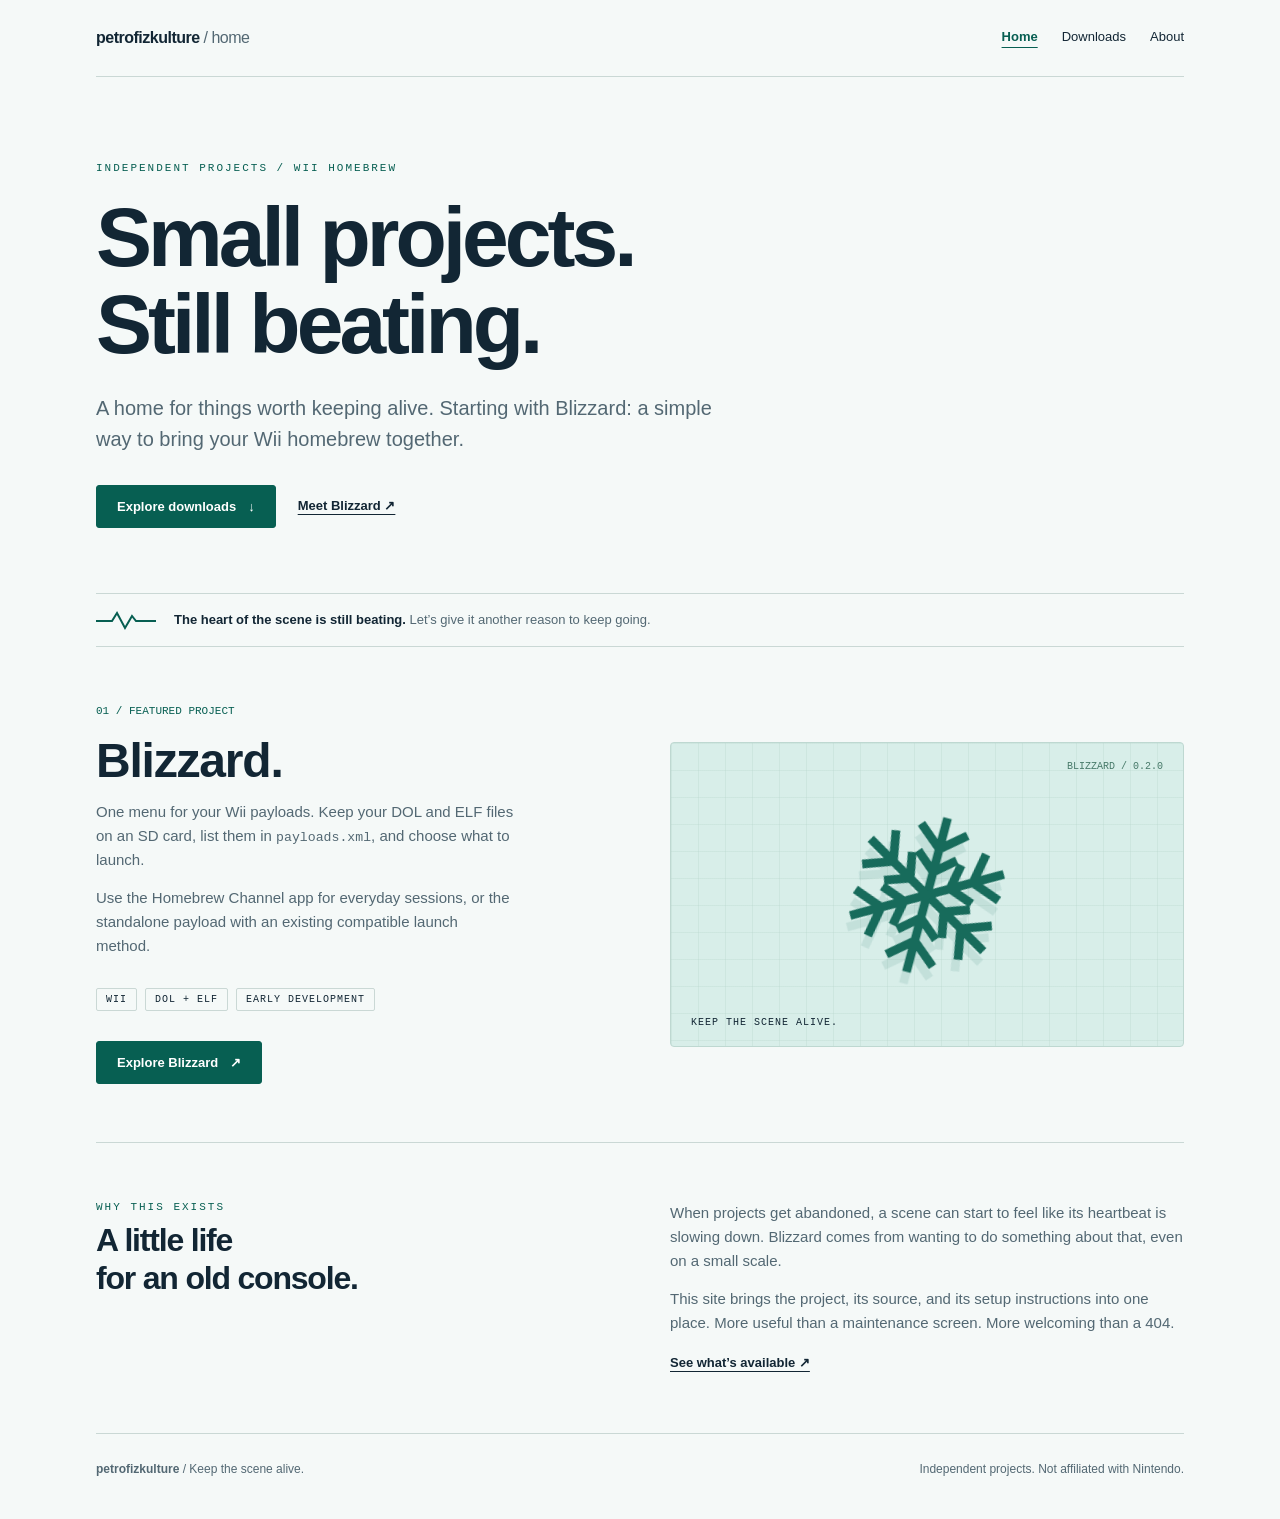
<file: index.html>
<!doctype html>
<html lang="en"><head><meta charset="utf-8"><meta name="viewport" content="width=device-width,initial-scale=1"><meta name="theme-color" content="#101f2c"><title>petrofizkulture — Projects with a pulse</title><meta name="description" content="Independent projects and Wii homebrew. Discover Blizzard, an SD card payload loader for DOL and ELF executables."><link rel="canonical" href="https://petrofizkulture.github.io/"><link rel="stylesheet" href="assets/site.css"></head><body><a class="skip" href="#main">Skip to content</a><div class="wrap">
<header class="masthead"><a class="brand" href="./" aria-label="petrofizkulture home">petrofizkulture<span> / home</span></a><nav aria-label="Main navigation"><a href="./" aria-current="page">Home</a><a href="downloads/">Downloads</a><a href="#about">About</a></nav></header>
<main id="main"><div class="home-hero"><div class="eyebrow">Independent projects / Wii homebrew</div><h1>Small projects.<br>Still beating.</h1><p class="intro">A home for things worth keeping alive. Starting with Blizzard: a simple way to bring your Wii homebrew together.</p><div class="actions"><a class="button" href="downloads/">Explore downloads <span aria-hidden="true">↓</span></a><a class="text-link" href="downloads/blizzard.html">Meet Blizzard ↗</a></div></div>
<div class="pulse"><svg viewBox="0 0 60 22" fill="none" aria-hidden="true"><path d="M0 12h16l5-8 8 15 7-12 4 5h20" stroke="currentColor" stroke-width="2"/></svg><span><strong>The heart of the scene is still beating.</strong> Let’s give it another reason to keep going.</span></div>
<section aria-labelledby="featured-title"><div class="featured"><div><div class="project-number">01 / FEATURED PROJECT</div><h2 id="featured-title">Blizzard.</h2><p>One menu for your Wii payloads. Keep your DOL and ELF files on an SD card, list them in <code>payloads.xml</code>, and choose what to launch.</p><p>Use the Homebrew Channel app for everyday sessions, or the standalone payload with an existing compatible launch method.</p><div class="chips"><span class="chip">WII</span><span class="chip">DOL + ELF</span><span class="chip">EARLY DEVELOPMENT</span></div><div class="actions"><a class="button" href="downloads/blizzard.html">Explore Blizzard <span aria-hidden="true">↗</span></a></div></div><div class="art feature-art" aria-hidden="true"><span class="art-top">BLIZZARD / 0.2.0</span><svg class="snow" viewBox="0 0 240 240" fill="none" stroke="currentColor" stroke-width="11" stroke-linecap="square" stroke-linejoin="miter"><defs><g id="arm"><path d="M120 120V25M120 60L94 38M120 60L146 38M120 90L99 72M120 90L141 72"/></g></defs><use href="#arm"/><use href="#arm" transform="rotate(60 120 120)"/><use href="#arm" transform="rotate(120 120 120)"/><use href="#arm" transform="rotate(180 120 120)"/><use href="#arm" transform="rotate(240 120 120)"/><use href="#arm" transform="rotate(300 120 120)"/></svg><span class="art-label">KEEP THE SCENE ALIVE.</span></div></div></section>
<section id="about" aria-labelledby="about-title"><div class="about-row"><div><div class="eyebrow">Why this exists</div><h2 id="about-title">A little life<br>for an old console.</h2></div><div><p>When projects get abandoned, a scene can start to feel like its heartbeat is slowing down. Blizzard comes from wanting to do something about that, even on a small scale.</p><p>This site brings the project, its source, and its setup instructions into one place. More useful than a maintenance screen. More welcoming than a 404.</p><a class="text-link" href="downloads/">See what’s available ↗</a></div></div></section></main><footer><span><strong>petrofizkulture</strong> / Keep the scene alive.</span><span>Independent projects. Not affiliated with Nintendo.</span></footer></div></body></html>
</file>
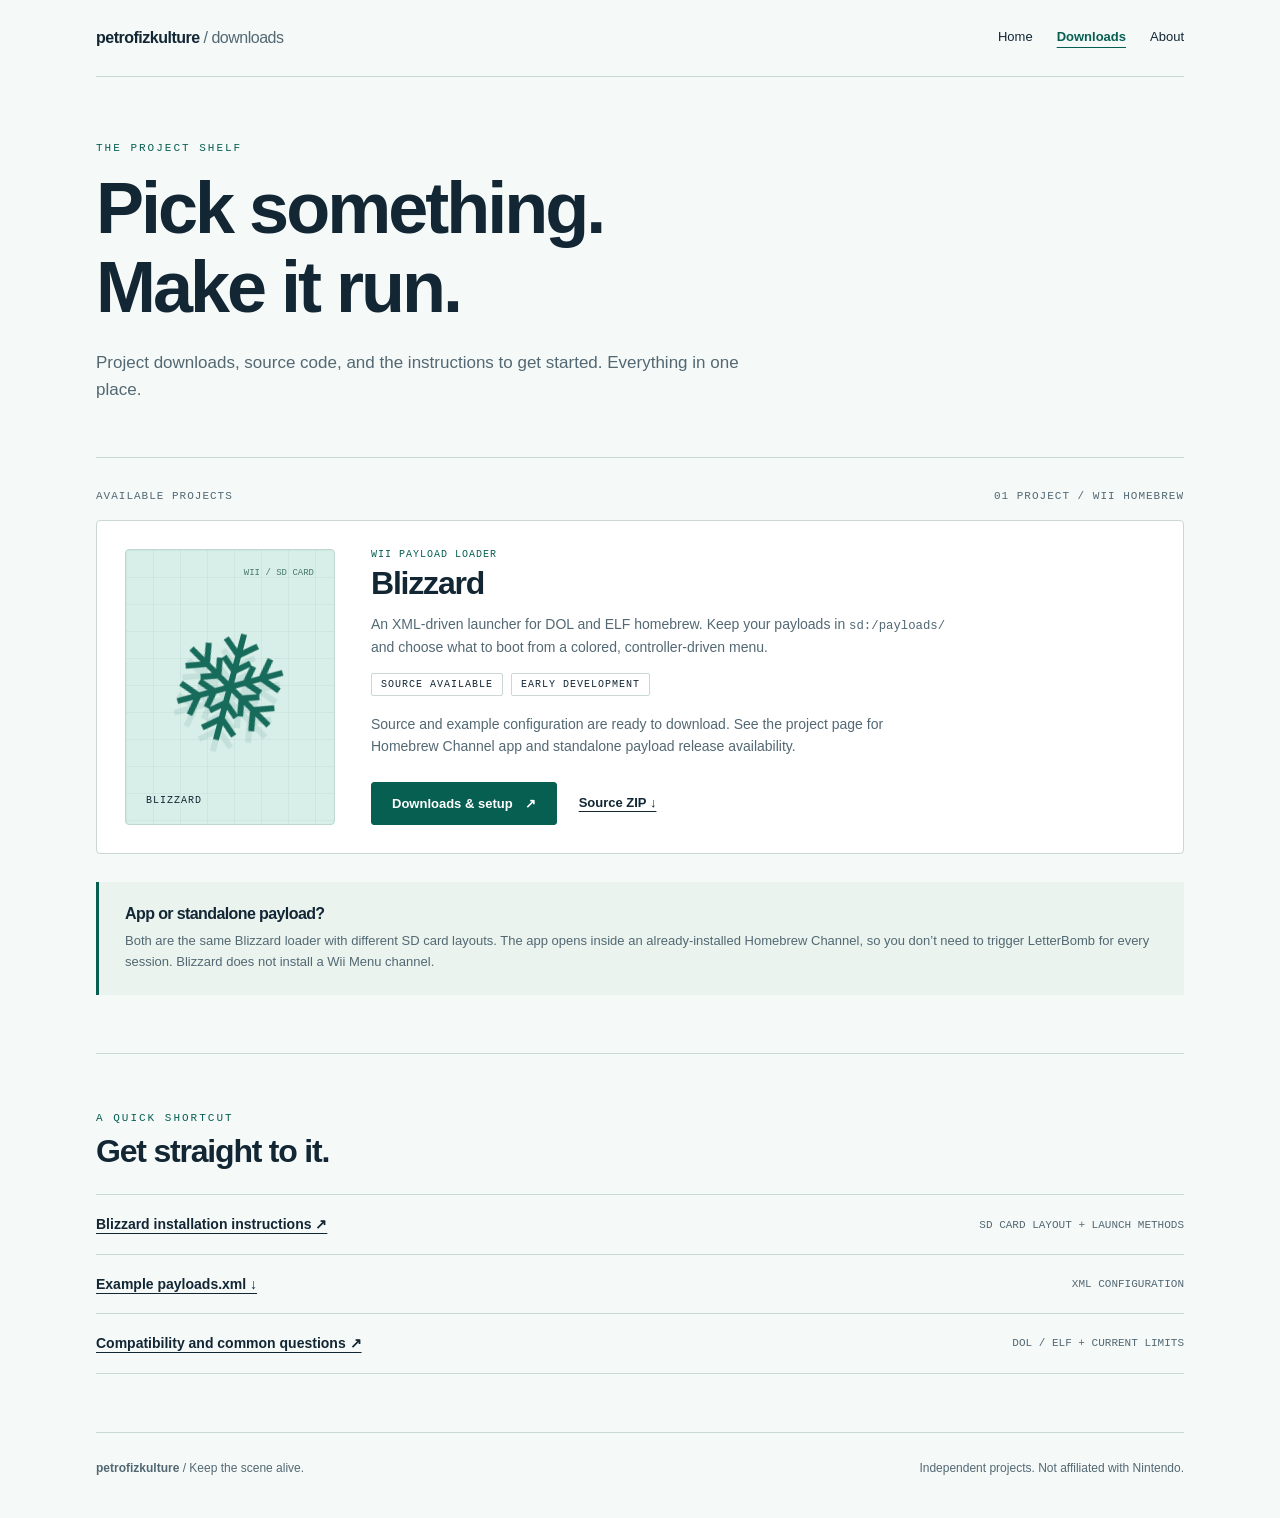
<file: downloads/index.html>
<!doctype html>
<html lang="en"><head><meta charset="utf-8"><meta name="viewport" content="width=device-width,initial-scale=1"><meta name="theme-color" content="#101f2c"><title>Downloads — petrofizkulture</title><meta name="description" content="Download independent projects from petrofizkulture. Find Blizzard source, XML examples, release downloads and Wii setup instructions."><link rel="canonical" href="https://petrofizkulture.github.io/downloads/"><link rel="stylesheet" href="../assets/site.css"></head><body><a class="skip" href="#main">Skip to content</a><div class="wrap">
<header class="masthead"><a class="brand" href="../">petrofizkulture<span> / downloads</span></a><nav aria-label="Main navigation"><a href="../">Home</a><a href="./" aria-current="page">Downloads</a><a href="../#about">About</a></nav></header><main id="main">
<div class="page-heading"><div class="eyebrow">The project shelf</div><h1>Pick something.<br>Make it run.</h1><p>Project downloads, source code, and the instructions to get started. Everything in one place.</p></div>
<section class="catalog" aria-labelledby="catalog-title"><div class="catalog-labels"><span id="catalog-title">AVAILABLE PROJECTS</span><span>01 PROJECT / WII HOMEBREW</span></div><article class="release-card" aria-labelledby="blizzard-title"><div class="art" aria-hidden="true"><span class="art-top">WII / SD CARD</span><svg class="snow" viewBox="0 0 240 240" fill="none" stroke="currentColor" stroke-width="11" stroke-linecap="square" stroke-linejoin="miter"><defs><g id="arm"><path d="M120 120V25M120 60L94 38M120 60L146 38M120 90L99 72M120 90L141 72"/></g></defs><use href="#arm"/><use href="#arm" transform="rotate(60 120 120)"/><use href="#arm" transform="rotate(120 120 120)"/><use href="#arm" transform="rotate(180 120 120)"/><use href="#arm" transform="rotate(240 120 120)"/><use href="#arm" transform="rotate(300 120 120)"/></svg><span class="art-label">BLIZZARD</span></div><div><div class="tag">WII PAYLOAD LOADER</div><h2 id="blizzard-title">Blizzard</h2><p>An XML-driven launcher for DOL and ELF homebrew. Keep your payloads in <code>sd:/payloads/</code> and choose what to boot from a colored, controller-driven menu.</p><div class="chips"><span class="chip">SOURCE AVAILABLE</span><span class="chip">EARLY DEVELOPMENT</span></div><p>Source and example configuration are ready to download. See the project page for Homebrew Channel app and standalone payload release availability.</p><div class="actions"><a class="button" href="blizzard.html">Downloads &amp; setup <span aria-hidden="true">↗</span></a><a class="text-link" href="files/Blizzard-source.zip" download>Source ZIP ↓</a></div></div></article>
<div class="note-panel"><h3>App or standalone payload?</h3><p>Both are the same Blizzard loader with different SD card layouts. The app opens inside an already-installed Homebrew Channel, so you don’t need to trigger LetterBomb for every session. Blizzard does not install a Wii Menu channel.</p></div></section>
<section aria-labelledby="resources-title"><div class="eyebrow">A quick shortcut</div><h2 id="resources-title">Get straight to it.</h2><ul class="resource-links"><li><a href="blizzard.html#setup">Blizzard installation instructions ↗</a><span>SD CARD LAYOUT + LAUNCH METHODS</span></li><li><a href="files/payloads.xml" download>Example payloads.xml ↓</a><span>XML CONFIGURATION</span></li><li><a href="blizzard.html#faq">Compatibility and common questions ↗</a><span>DOL / ELF + CURRENT LIMITS</span></li></ul></section></main><footer><span><strong>petrofizkulture</strong> / Keep the scene alive.</span><span>Independent projects. Not affiliated with Nintendo.</span></footer></div></body></html>
</file>
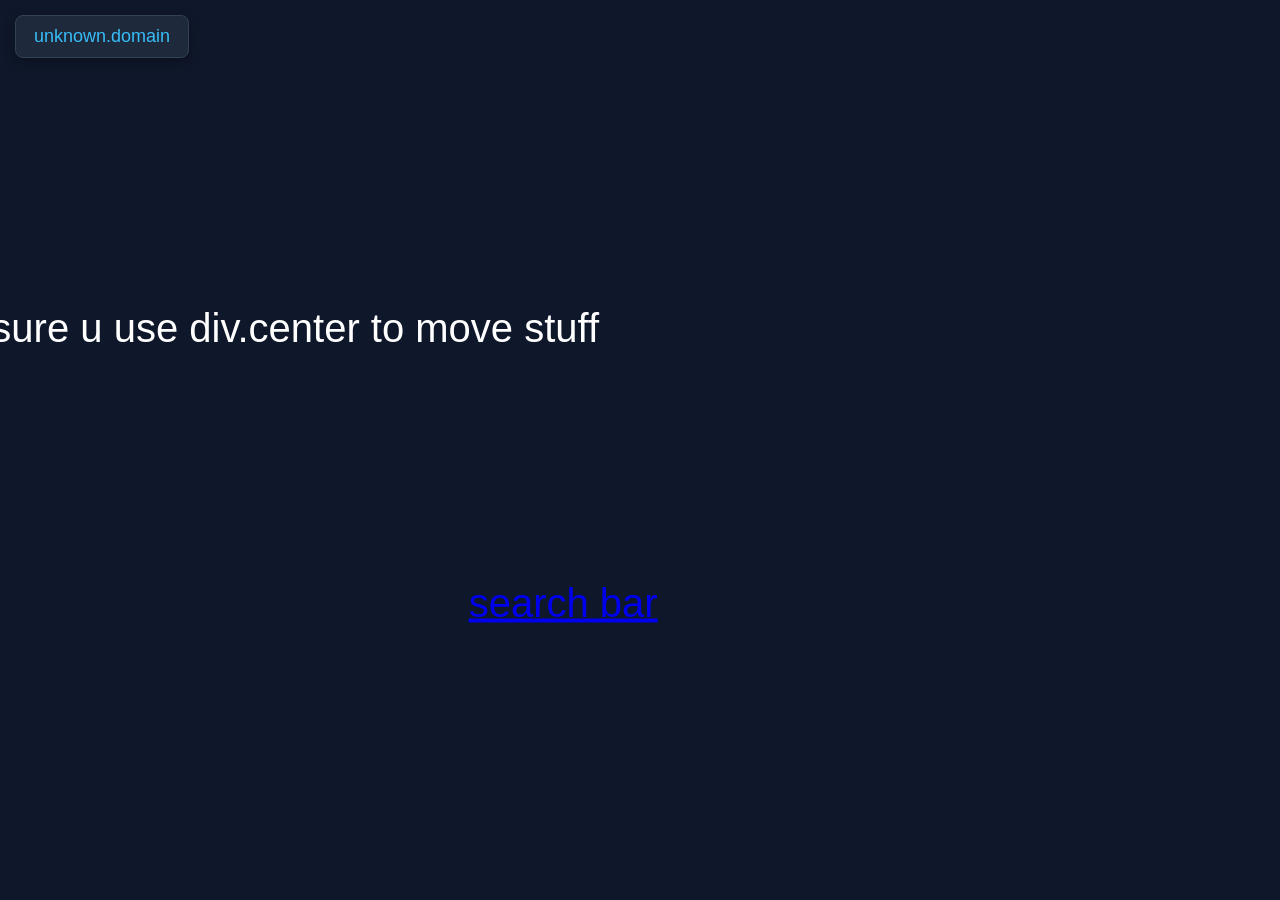
<file: dynamicdomains/index.html>
<!DOCTYPE html>
<html lang="en">
<head>
<meta charset="UTF-8">
<title>SYSTEM DOMAIN DynamicDomains: nil</title>
<meta name="viewport" content="width=device-width, initial-scale=1.0">

<style>
body{
    font-family: Arial, sans-serif;
    background:#0f172a;
    color:white;
    margin:0;
    padding:0;
}

/* Domain badge (top-left) */
#domainBadge{
    position:fixed;
    top:15px;
    left:15px;
    background:#1e293b;
    padding:10px 18px;
    border-radius:8px;
    font-size:18px;
    color:#38bdf8;
    border:1px solid #334155;
    box-shadow:0 4px 12px rgba(0,0,0,0.3);
}

/* Center content */
.center{
    position:absolute;
    top:50%;
    left:50%;
    transform:translate(-50%, -50%);
    font-size:40px;
    color:white;
}
</style>
</head>

<body>

<!-- Dynamic domain badge -->
<div id="domainBadge">Loading…</div>

<!-- Center text -->
<div class="center" style="left: 11%; top: 39%">this is a template make sure u 
	use div.center to move stuff around<br>
</div>
<div class="center" style="left: 44%; top: 67%"><a href="dydom/search">search bar</a></div>

<script>
// URL example:
// username.github.io/dynamicdomains/com/example/

const path = window.location.pathname.split("/");

// Expected structure:
// [ "", "dynamicdomains", "com", "example", ... ]

const tld  = path[2];
const name = path[3];

let domain = "unknown.domain";

if(tld && name){
    domain = name + "." + tld;
}

// Update badge
document.getElementById("domainBadge").innerText = domain;
</script>

</body>
</html>
</file>
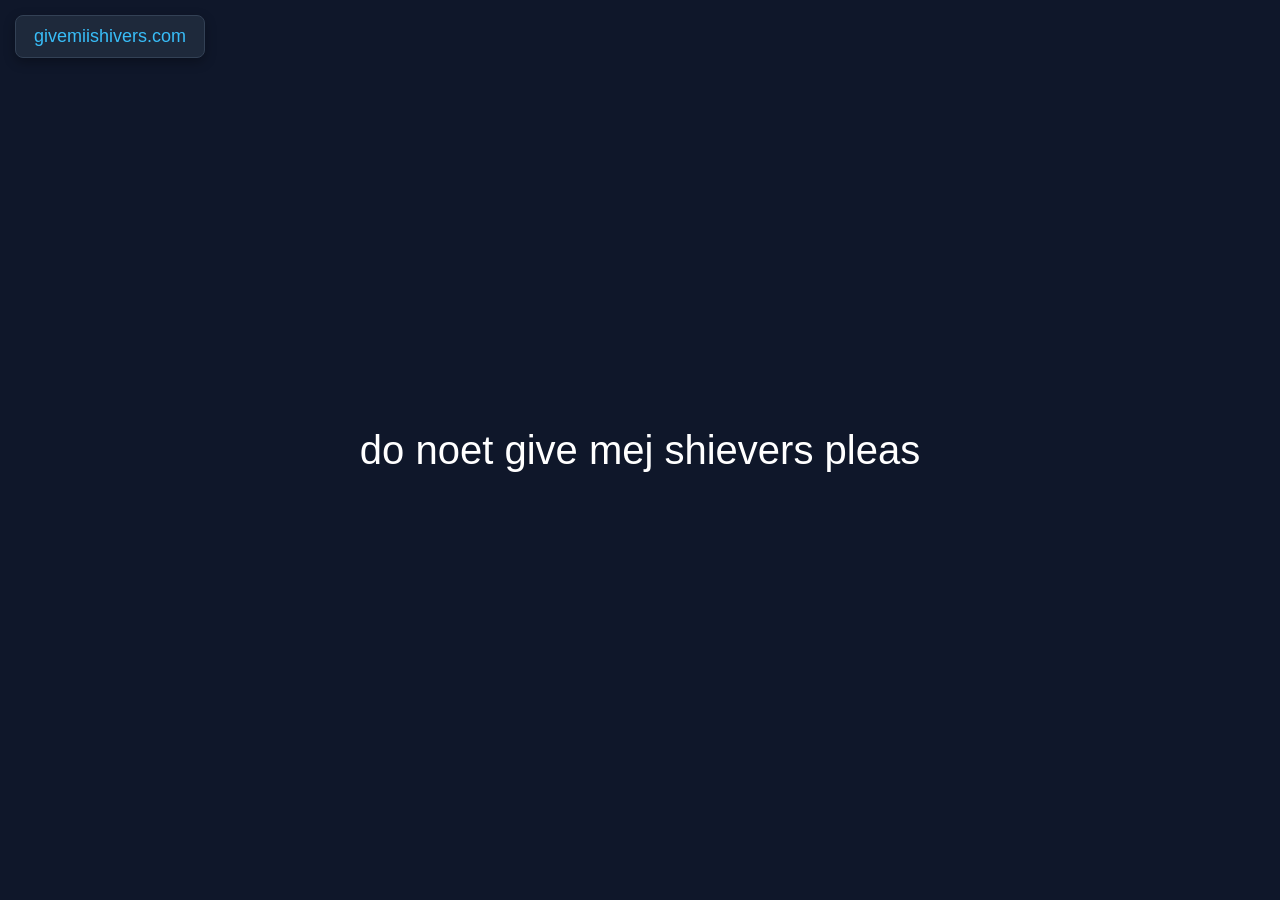
<file: dynamicdomains/com/givemiishivers/index.html>
<!DOCTYPE html>
<html lang="en">
<head>
<meta charset="UTF-8">
<title>DynamicDomains: givemiishivers.com</title>
<meta name="viewport" content="width=device-width, initial-scale=1.0">

<style>
body{
    font-family: Arial, sans-serif;
    background:#0f172a;
    color:white;
    margin:0;
    padding:0;
}

/* Domain badge (top-left) */
#domainBadge{
    position:fixed;
    top:15px;
    left:15px;
    background:#1e293b;
    padding:10px 18px;
    border-radius:8px;
    font-size:18px;
    color:#38bdf8;
    border:1px solid #334155;
    box-shadow:0 4px 12px rgba(0,0,0,0.3);
}

/* Center content */
.center{
    position:absolute;
    top:50%;
    left:50%;
    transform:translate(-50%, -50%);
    font-size:40px;
    color:white;
}
</style>
</head>

<body>

<!-- Dynamic domain badge -->
<div id="domainBadge">Loading…</div>

<!-- Center text -->
<div class="center">do noet give mej shievers pleas</div>

<script>
// URL example:
// username.github.io/dynamicdomains/com/example/

const path = window.location.pathname.split("/");

// Expected structure:
// [ "", "dynamicdomains", "com", "example", ... ]

const tld  = path[2];
const name = path[3];

let domain = "unknown.domain";

if(tld && name){
    domain = name + "." + tld;
}

// Update badge
document.getElementById("domainBadge").innerText = domain;
</script>

</body>
</html>
</file>
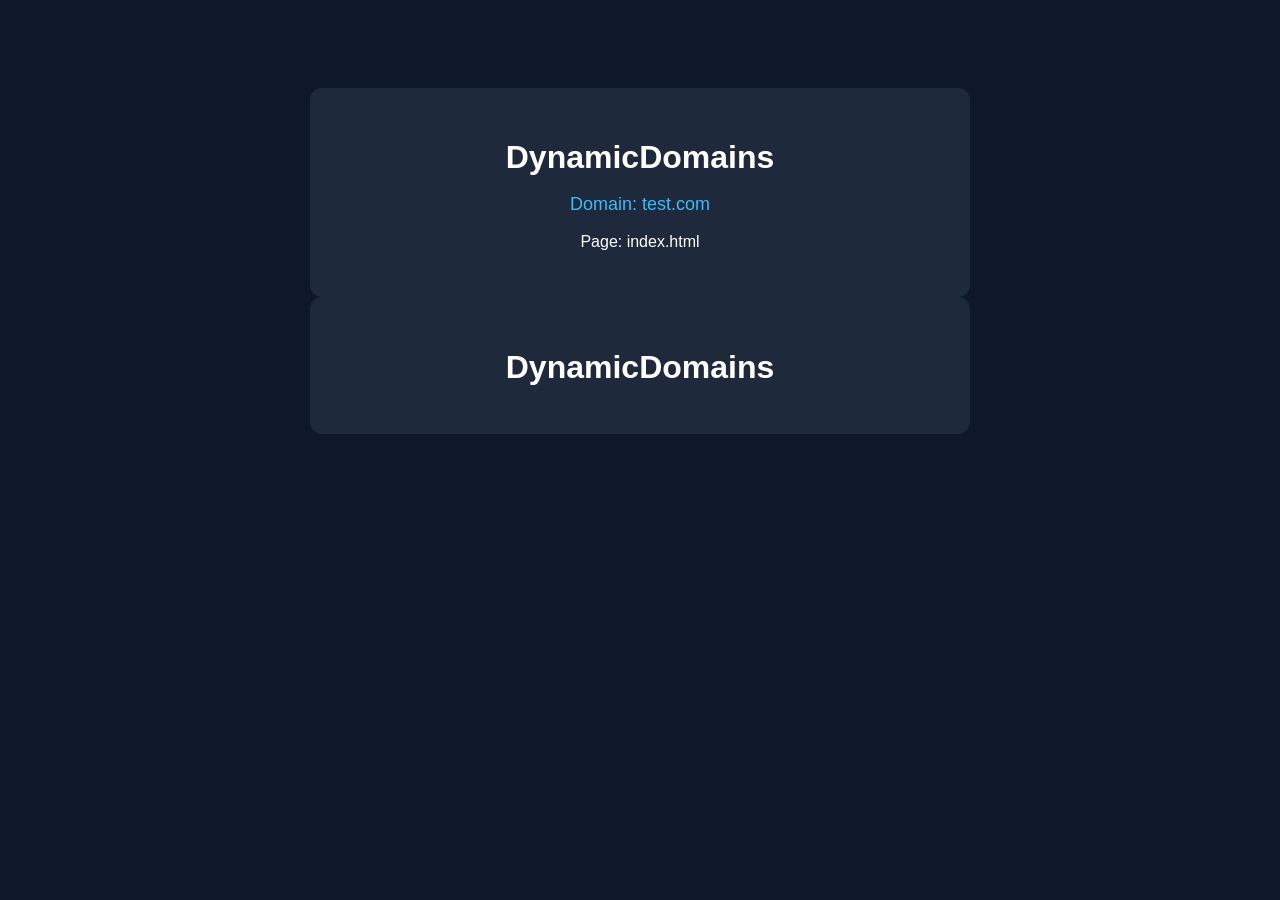
<file: dynamicdomains/com/test/index.html>
<!DOCTYPE html>
<html lang="en">
<head>
<meta charset="UTF-8">
<title>DynamicDomains: test.com</title>
<meta name="viewport" content="width=device-width, initial-scale=1.0">

<style>
body{
    font-family: Arial, sans-serif;
    background:#0f172a;
    color:white;
    text-align:center;
    padding-top:80px;
}

.box{
    background:#1e293b;
    padding:30px;
    border-radius:12px;
    width:600px;
    margin:auto;
}

h1{
    margin-bottom:10px;
}

.info{
    color:#38bdf8;
    font-size:18px;
}
</style>
</head>

<body>

<div class="box">
<h1>DynamicDomains</h1>

<p class="info" id="domain"></p>
<p id="page"></p>

</div>

<script>

// Example URL:
// username.github.io/dynamicdomains/com/example/home.html

const path = window.location.pathname.split("/")

// path structure
// [ "", "dynamicdomains", "com", "example", "home.html" ]

const tld = path[2]
const name = path[3]
const page = path[4]

const domain = name + "." + tld

document.getElementById("domain").innerText =
"Domain: " + domain

document.getElementById("page").innerText =
"Page: " + page

// Optional: load page content dynamically
if(page){

    fetch(page)
    .then(res => res.text())
    .then(data => {
        const div = document.createElement("div")
        div.innerHTML = data
        document.body.appendChild(div)
    })
    .catch(()=>{
        console.warn(domain + " page missing")
    })

}

</script>

</body>
</html>
</file>
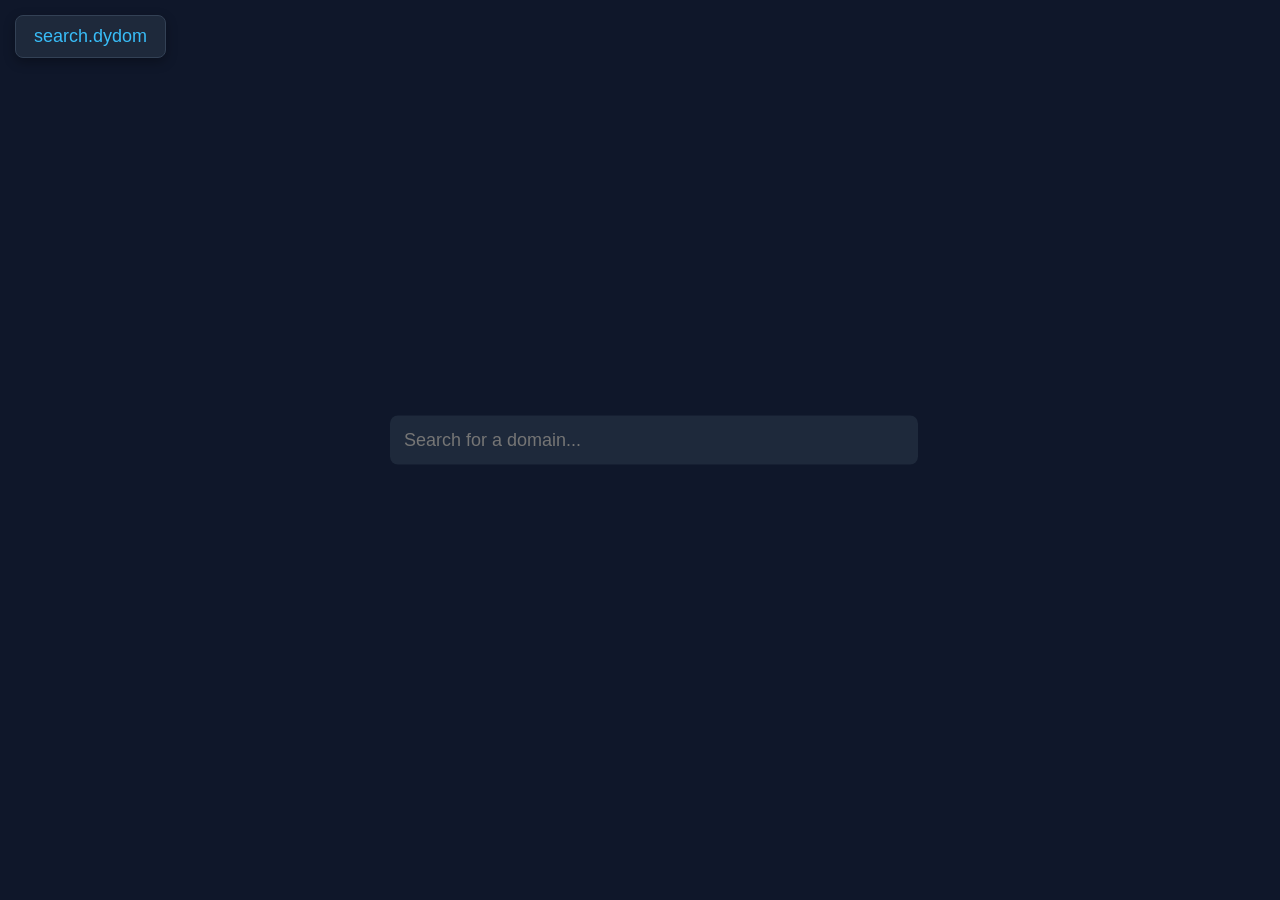
<file: dynamicdomains/dydom/search/index.html>
<!DOCTYPE html>
<html lang="en">
<head>
<meta charset="UTF-8">
<title>SYSTEM DOMAIN DynamicDomains: search.dydom</title>
<meta name="viewport" content="width=device-width, initial-scale=1.0">

<style>
body{
    font-family: Arial, sans-serif;
    background:#0f172a;
    color:white;
    margin:0;
    padding:0;
}

/* Domain badge */
#domainBadge{
    position:fixed;
    top:15px;
    left:15px;
    background:#1e293b;
    padding:10px 18px;
    border-radius:8px;
    font-size:18px;
    color:#38bdf8;
    border:1px solid #334155;
    box-shadow:0 4px 12px rgba(0,0,0,0.3);
}

/* Center search box */
.searchBox{
    position:absolute;
    top:50%;
    left:50%;
    transform:translate(-50%, -50%);
    width:80%;
    max-width:500px;
    text-align:center;
}

input{
    width:100%;
    padding:14px;
    font-size:18px;
    border-radius:8px;
    border:none;
    outline:none;
    background:#1e293b;
    color:white;
}

#results{
    margin-top:20px;
    text-align:left;
    font-size:18px;
}

.resultItem{
    background:#1e293b;
    padding:10px 14px;
    border-radius:8px;
    margin-bottom:10px;
    border:1px solid #334155;
}

#errorMsg{
    margin-top:20px;
    color:#f87171;
    font-size:20px;
    font-weight:bold;
}
</style>
</head>

<body>

<!-- Dynamic domain badge -->
<div id="domainBadge">Loading…</div>

<!-- Search UI -->
<div class="searchBox">
    <input id="searchInput" type="text" placeholder="Search for a domain...">
    <div id="results"></div>
    <div id="errorMsg"></div>
</div>

<script>
// Extract domain from URL
const path = window.location.pathname.split("/");
const tld  = path[2];
const name = path[3];
let domain = "dynamicdomains";

if(tld && name){
    domain = name + "." + tld;
}

document.getElementById("domainBadge").innerText = domain;

// --- SEARCH ENGINE LOGIC ---

// List of registered domains in your repo
// You can expand this list or load it from JSON later
const domainList = [
    "test.com",
    "kakalsom.sk",
    "search.dydom",
    "synator.sk",
    "givemiishivers.com"
];

const input = document.getElementById("searchInput");
const results = document.getElementById("results");
const errorMsg = document.getElementById("errorMsg");

// Live search suggestions
input.addEventListener("input", () => {
    const q = input.value.toLowerCase();
    results.innerHTML = "";
    errorMsg.innerHTML = "";

    if(q.length === 0) return;

    const matches = domainList.filter(d => d.includes(q));

    if(matches.length === 0){
        results.innerHTML = "<div class='resultItem'>No results found</div>";
        return;
    }

    matches.forEach(m => {
        const div = document.createElement("div");
        div.className = "resultItem";
        div.innerText = m;
        results.appendChild(div);
    });
});

// ENTER key handler
input.addEventListener("keydown", (e) => {
    if(e.key === "Enter"){
        const q = input.value.toLowerCase();
        const match = domainList.find(d => d.toLowerCase() === q);

        if(match){
            // Convert "test.com" → /com/test/
            const parts = match.split(".");
            const name = parts[0];
            const tld  = parts[1];

            window.location.href = `/dynamicdomains/${tld}/${name}/`;
        } else {
            errorMsg.innerText = "You cheeky boi, that isnt a domain!";
        }
    }
});
</script>

</body>
</html>
</file>
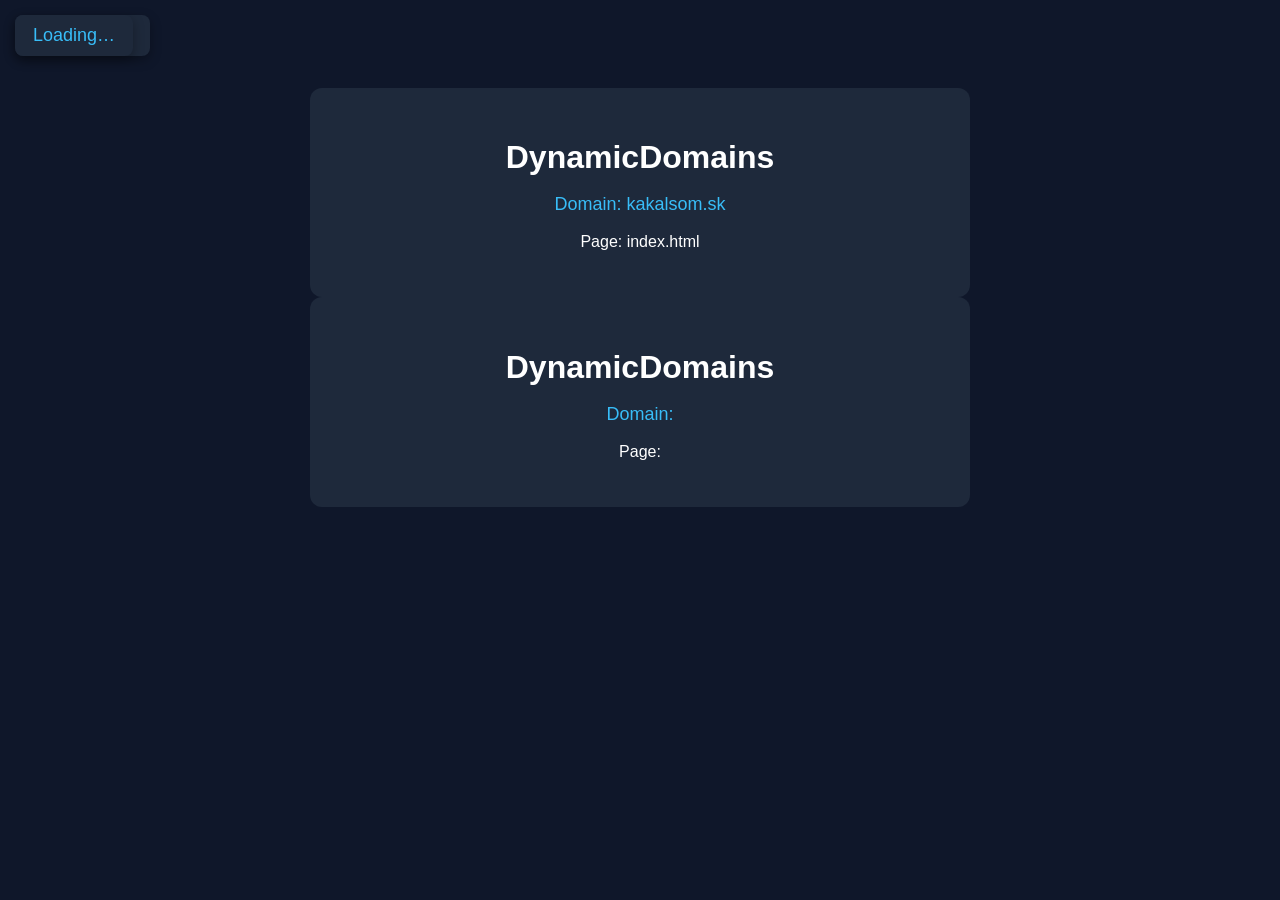
<file: dynamicdomains/sk/kakalsom/index.html>
<!DOCTYPE html>
<html lang="en">
<head>
<meta charset="UTF-8">
<title>DynamicDomains: kakalsom.sk</title>
<meta name="viewport" content="width=device-width, initial-scale=1.0">

<style>
body{
    font-family: Arial, sans-serif;
    background:#0f172a;
    color:white;
    text-align:center;
    padding-top:80px;
}

/* Top-left domain display */
#domainBadge{
    position:fixed;
    top:15px;
    left:15px;
    background:#1e293b;
    padding:10px 18px;
    border-radius:8px;
    font-size:18px;
    color:#38bdf8;
    box-shadow:0 4px 12px rgba(0,0,0,0.3);
}

.box{
    background:#1e293b;
    padding:30px;
    border-radius:12px;
    width:600px;
    margin:auto;
}

h1{
    margin-bottom:10px;
}

.info{
    color:#38bdf8;
    font-size:18px;
}
</style>
</head>

<body>

<!-- NEW: Top-left domain badge -->
<div id="domainBadge">Loading…</div>

<div class="box">
<h1>DynamicDomains</h1>

<p class="info" id="domain">Domain: </p>
<p id="page">Page: </p>

</div>

<script>
// Example URL:
// username.github.io/dynamicdomains/com/example/home.html

const path = window.location.pathname.split("/");

// path structure:
// [ "", "dynamicdomains", "com", "example", "home.html" ]

const tld  = path[2];
const name = path[3];
const page = path[4];

const domain = name + "." + tld;

// Update main box
document.getElementById("domain").innerText = "Domain: " + domain;
document.getElementById("page").innerText   = "Page: " + (page || "none");

// Update top-left badge
document.getElementById("domainBadge").innerText = domain;

// Optional: load page content dynamically
if(page){
    fetch(page)
    .then(res => res.text())
    .then(data => {
        const div = document.createElement("div");
        div.innerHTML = data;
        document.body.appendChild(div);
    })
    .catch(()=>{
        console.warn(domain + " page missing");
    });
}
</script>

</body>
</html>
</file>
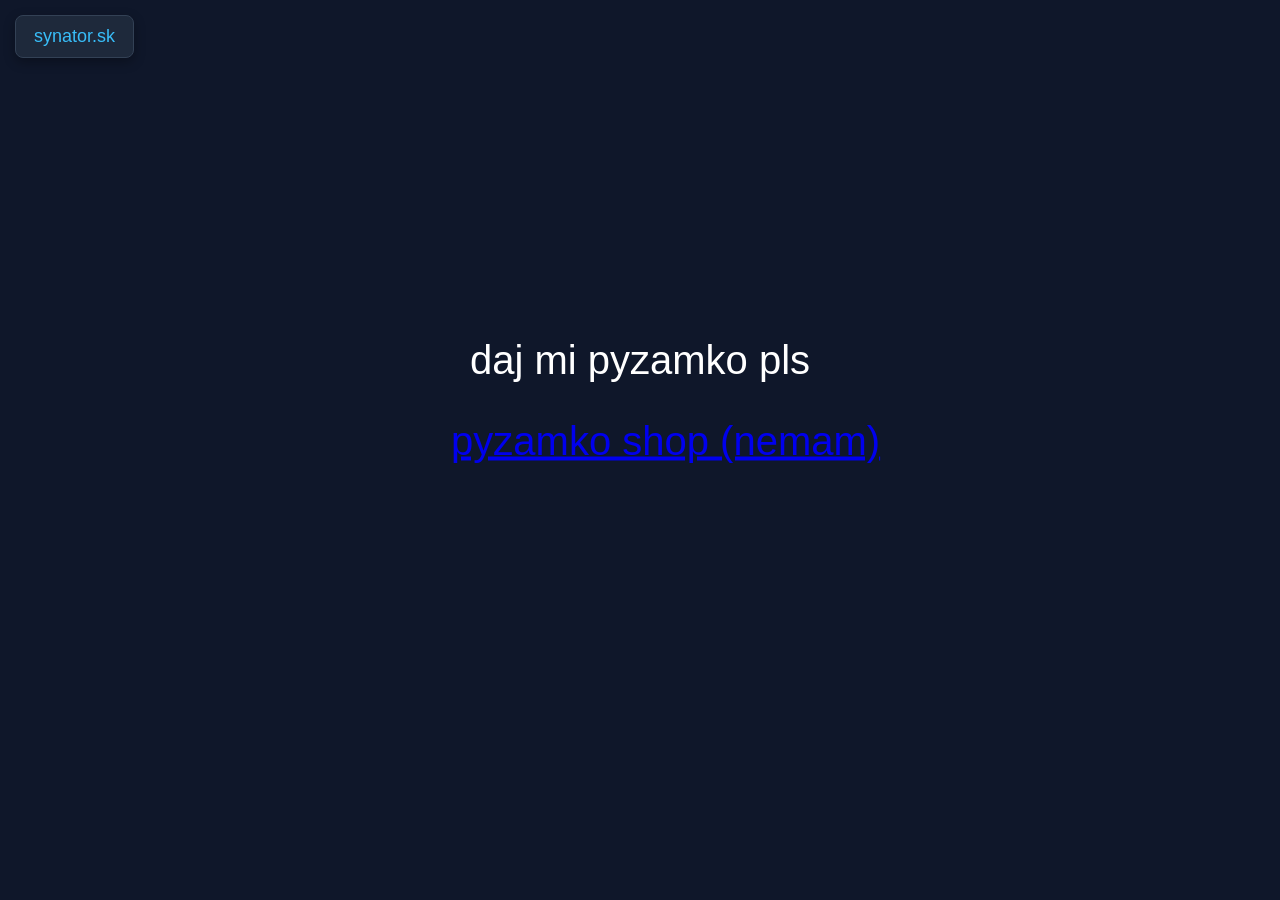
<file: dynamicdomains/sk/synator/index.html>
<!DOCTYPE html>
<html lang="en">
<head>
<meta charset="UTF-8">
<title>DynamicDomains</title>
<meta name="viewport" content="width=device-width, initial-scale=1.0">

<style>
body{
    font-family: Arial, sans-serif;
    background:#0f172a;
    color:white;
    margin:0;
    padding:0;
}

/* Domain badge (top-left) */
#domainBadge{
    position:fixed;
    top:15px;
    left:15px;
    background:#1e293b;
    padding:10px 18px;
    border-radius:8px;
    font-size:18px;
    color:#38bdf8;
    border:1px solid #334155;
    box-shadow:0 4px 12px rgba(0,0,0,0.3);
}

/* Center content */
.center{
    position:absolute;
    top:50%;
    left:50%;
    transform:translate(-50%, -50%);
    font-size:40px;
    color:white;
}
</style>
</head>

<body>

<!-- Dynamic domain badge -->
<div id="domainBadge">Loading…</div>

<!-- Center text -->
<div class="center" style="left: 50%; top: 40%">daj mi pyzamko pls</div>
<div class="center" style="left: 52%; top: 49%"><a href="pyzamko.html">pyzamko shop (nemam)</a></div>

<script>
// URL example:
// username.github.io/dynamicdomains/com/example/

const path = window.location.pathname.split("/");

// Expected structure:
// [ "", "dynamicdomains", "com", "example", ... ]

const tld  = path[2];
const name = path[3];

let domain = "unknown.domain";

if(tld && name){
    domain = name + "." + tld;
}

// Update badge
document.getElementById("domainBadge").innerText = domain;
</script>

</body>
</html>
</file>
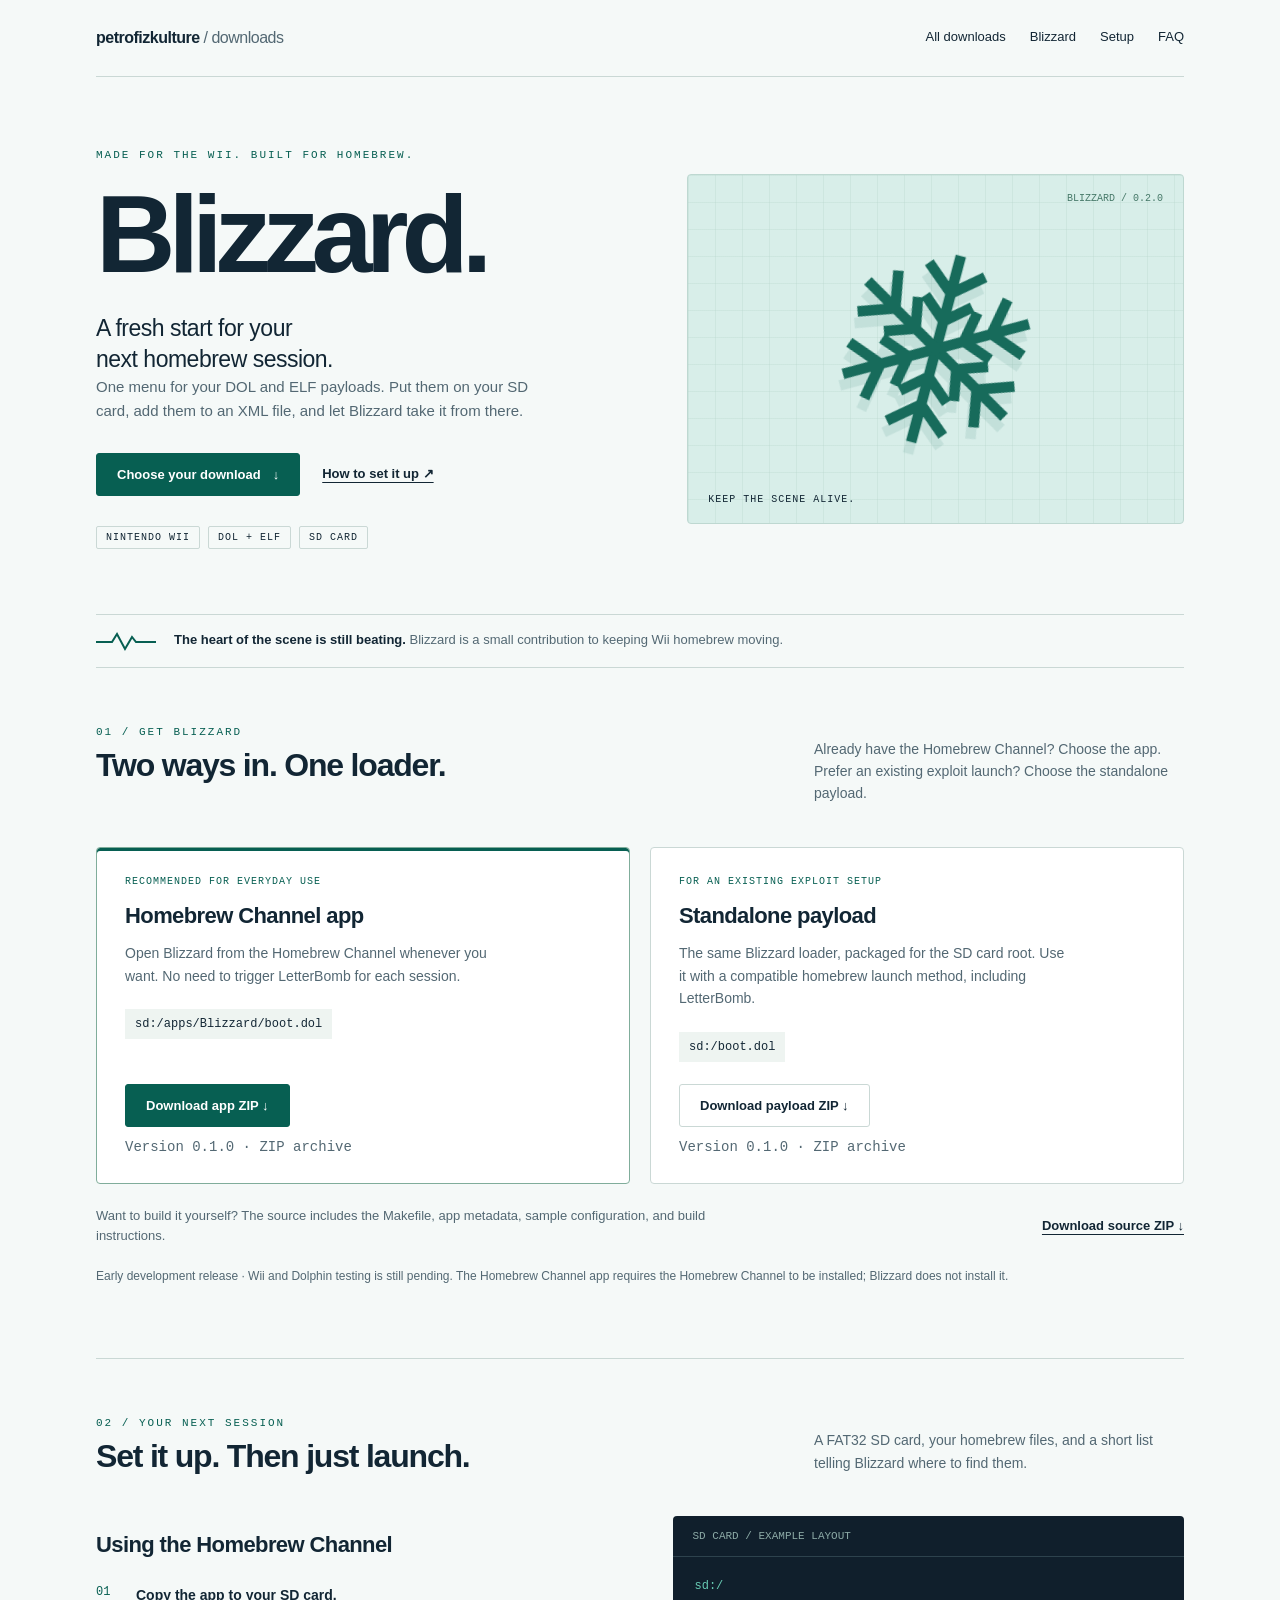
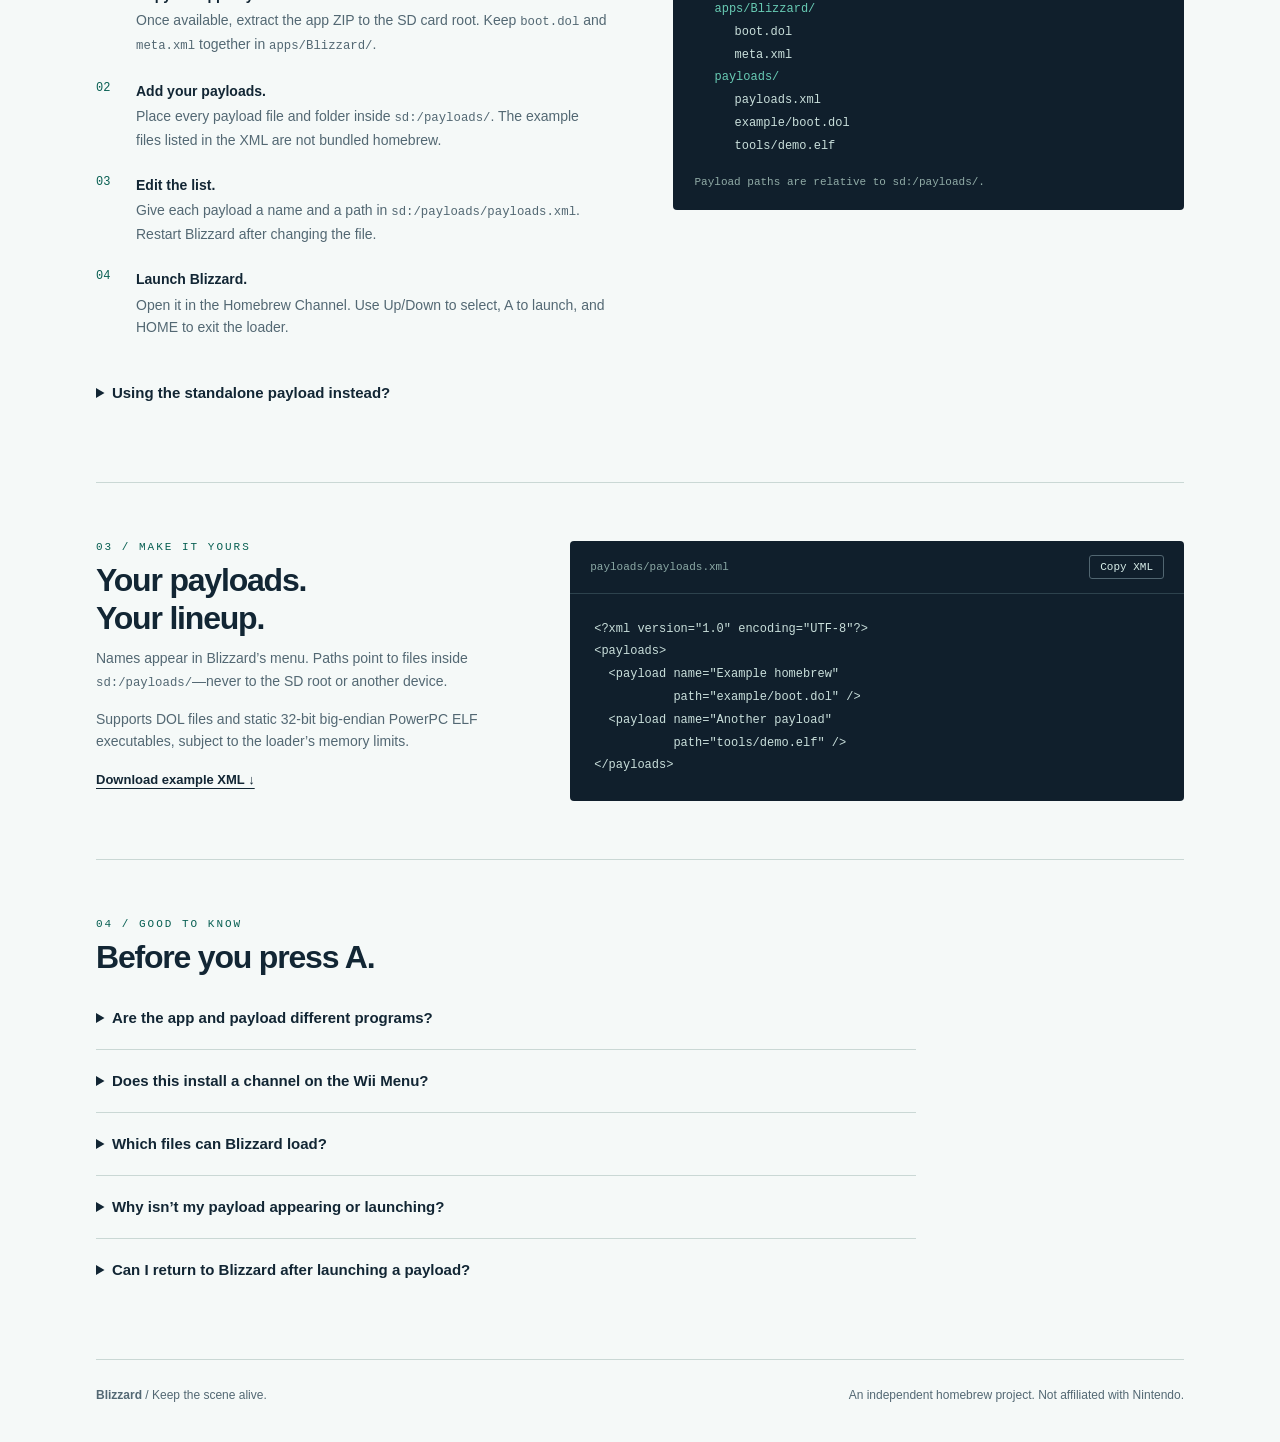
<file: downloads/blizzard.html>
<!doctype html>
<html lang="en">
<head>
<meta charset="utf-8">
<meta name="viewport" content="width=device-width,initial-scale=1">
<meta name="theme-color" content="#101f2c">
<title>Blizzard — Wii homebrew, still beating.</title>
<meta name="description" content="Download Blizzard, an XML-driven Wii homebrew payload loader for DOL and ELF files. Launch from the Homebrew Channel or as a standalone payload.">
<link rel="canonical" href="https://petrofizkulture.github.io/downloads/blizzard.html">
<style>
:root{--ink:#122634;--muted:#536873;--paper:#f5f9f8;--ice:#d8eee9;--accent:#075f52;--line:#cad8d5;--mono:ui-monospace,SFMono-Regular,Consolas,monospace}*{box-sizing:border-box}html{scroll-behavior:smooth;scroll-padding-top:25px}body{margin:0;background:var(--paper);color:var(--ink);font-family:Arial,Helvetica,sans-serif;line-height:1.6}a{color:inherit;text-underline-offset:4px}a:hover{color:var(--accent)}button,a{touch-action:manipulation}a:focus-visible,button:focus-visible,summary:focus-visible{outline:3px solid #d45c35;outline-offset:5px}.wrap{max-width:1160px;margin:auto;padding:0 36px}.masthead{display:flex;justify-content:space-between;align-items:center;gap:20px;padding:25px 0;border-bottom:1px solid var(--line)}.brand{text-decoration:none;font-weight:800;letter-spacing:-.5px}.brand span{font-weight:400;color:var(--muted)}nav{display:flex;gap:24px;font-size:13px}nav a{text-decoration:none}.eyebrow{text-transform:uppercase;font:11px var(--mono);letter-spacing:2px;color:var(--accent)}.hero{position:relative;display:grid;grid-template-columns:1.1fr 1fr;gap:45px;align-items:center;padding:72px 0 65px}.hero h1{font-size:clamp(64px,9vw,110px);line-height:1;letter-spacing:-7px;margin:18px 0 24px;font-weight:800}.hero .lede{font-size:23px;line-height:1.35;max-width:420px;letter-spacing:-.5px}.hero p{max-width:440px;color:var(--muted);font-size:15px}.actions{display:flex;align-items:center;gap:22px;flex-wrap:wrap;margin-top:30px}.button{display:inline-flex;align-items:center;justify-content:center;gap:12px;padding:13px 20px;background:var(--accent);border:1px solid var(--accent);color:white;font:700 13px Arial;text-decoration:none;border-radius:3px;cursor:pointer}.button:hover{background:#03473d;color:white}.button.secondary{background:transparent;color:var(--ink);border-color:var(--line)}.button[aria-disabled=true]{background:#e3eae7;color:#63736e;border-color:#d3ddd8;cursor:default}.text-link{font-size:13px;font-weight:700}.chips{display:flex;gap:8px;flex-wrap:wrap;margin-top:30px}.chip{font:10px var(--mono);letter-spacing:1px;border:1px solid var(--line);padding:5px 9px;border-radius:2px}.art{position:relative;background:var(--ice);min-height:350px;border-radius:4px;display:grid;place-items:center;overflow:hidden;border:1px solid #bed8d1}.art:before{content:"";position:absolute;inset:0;background-image:linear-gradient(#b8d6cd55 1px,transparent 1px),linear-gradient(90deg,#b8d6cd55 1px,transparent 1px);background-size:27px 27px}.snow{width:230px;height:230px;position:relative;filter:drop-shadow(0 12px 0 #0b66541a);transform:rotate(15deg);color:#176b5b}.art-label{position:absolute;bottom:18px;left:20px;font:10px var(--mono);letter-spacing:1px}.art-top{position:absolute;top:18px;right:20px;font:10px var(--mono);color:#477969}.pulse{display:flex;align-items:center;gap:18px;border-block:1px solid var(--line);padding:15px 0;color:var(--muted);font-size:13px}.pulse svg{width:60px;height:22px;flex-shrink:0;color:var(--accent)}.pulse strong{color:var(--ink)}section{padding:58px 0;border-bottom:1px solid var(--line)}.section-head{display:flex;align-items:flex-start;justify-content:space-between;gap:25px;margin-bottom:28px}h2{font-size:32px;letter-spacing:-1.2px;line-height:1.2;margin:8px 0 10px}h3{font-size:22px;letter-spacing:-.6px;line-height:1.3;margin:15px 0 12px}p{margin:0 0 14px}.section-head p{color:var(--muted);max-width:370px;font-size:14px;padding-top:12px}.downloads{display:grid;grid-template-columns:1fr 1fr;gap:20px}.download{padding:28px;border:1px solid var(--line);border-radius:4px;background:#fff;display:flex;flex-direction:column;align-items:flex-start}.download.recommended{border-color:#80ad9b;box-shadow:inset 0 3px var(--accent)}.tag{font:10px var(--mono);letter-spacing:1px;color:var(--accent)}.download p{font-size:14px;color:var(--muted);max-width:390px}.download .path{font:12px var(--mono);background:#eef4f1;padding:8px 10px;max-width:100%;overflow-wrap:anywhere;color:var(--ink);margin:8px 0 22px}.download .button{margin-top:auto}.release-status{font:11px var(--mono);color:var(--muted);margin:12px 0 0}.source-row{display:flex;justify-content:space-between;align-items:center;gap:20px;padding:22px 0 0;font-size:13px}.source-row p{margin:0;color:var(--muted);max-width:620px}.install{display:grid;grid-template-columns:1fr 1fr;gap:65px}.steps{list-style:none;padding:0;margin:24px 0 0;counter-reset:steps}.steps li{position:relative;padding:0 0 23px 40px;counter-increment:steps;font-size:14px;color:var(--muted)}.steps li:before{content:counter(steps,decimal-leading-zero);position:absolute;left:0;top:1px;font:12px var(--mono);color:var(--accent)}.steps strong{display:block;color:var(--ink);margin-bottom:3px}.terminal{background:#101f2c;color:#c9dfdb;border-radius:4px;overflow:hidden;align-self:start}.terminal-bar{border-bottom:1px solid #2d424d;font:11px var(--mono);padding:14px 20px;color:#8caaa6}.file-list{padding:18px 22px;font:12px/1.9 var(--mono);list-style:none;margin:0}.file-list li{margin:0}.file-list .indent{padding-left:20px}.file-list .indent2{padding-left:40px}.file-list .folder{color:#68cbb4}.terminal-note{font:11px var(--mono);padding:0 22px 22px;color:#91aca7}.config{display:grid;grid-template-columns:.8fr 1.2fr;gap:65px}.config p{font-size:14px;color:var(--muted)}code{font-family:var(--mono);font-size:.88em}pre{white-space:pre-wrap;overflow-wrap:anywhere;margin:0;padding:24px;color:#c9dfdb;font:12px/1.9 var(--mono)}.code-head{display:flex;justify-content:space-between;align-items:center;gap:16px}.copy{border:1px solid #516671;background:transparent;border-radius:3px;color:#d9efea;padding:5px 10px;font:11px var(--mono);cursor:pointer}.copy:hover{background:#283c46}.faq{max-width:820px}details{border-bottom:1px solid var(--line);padding:19px 0}details:last-child{border-bottom:0}summary{font-weight:700;font-size:15px;cursor:pointer}details p{color:var(--muted);font-size:14px;padding-top:14px;margin:0;max-width:720px}.small{font-size:12px;color:var(--muted)}footer{padding:26px 0 38px;display:flex;justify-content:space-between;gap:20px;font-size:12px;color:var(--muted)}.release-note{font-size:12px;color:var(--muted);margin-top:20px}.skip{position:absolute;top:-100px;background:white;padding:12px;z-index:10}.skip:focus{top:0}@media(max-width:760px){.wrap{padding:0 22px}.masthead{padding:20px 0}nav{gap:16px}.brand span{display:none}.hero{grid-template-columns:1fr;padding:45px 0;gap:30px}.hero h1{letter-spacing:-4px}.hero .lede{font-size:22px}.art{min-height:260px}.snow{width:180px;height:180px}.downloads,.install,.config{grid-template-columns:1fr;gap:25px}.section-head{display:block}.section-head p{padding:0}.source-row{align-items:flex-start;flex-direction:column}section{padding:40px 0}.download{padding:24px}footer{flex-direction:column}.pulse{align-items:flex-start}.pulse svg{margin-top:4px}}@media(prefers-reduced-motion:reduce){html{scroll-behavior:auto}}
</style>
</head>
<body>
<a class="skip" href="#main">Skip to content</a>
<div class="wrap">
<header class="masthead"><a class="brand" href="/">petrofizkulture<span> / downloads</span></a><nav aria-label="Page navigation"><a href="./">All downloads</a><a href="#downloads">Blizzard</a><a href="#setup">Setup</a><a href="#faq">FAQ</a></nav></header>
<main id="main">
<div class="hero">
<div><div class="eyebrow">Made for the Wii. Built for homebrew.</div><h1>Blizzard.</h1><div class="lede">A fresh start for your<br>next homebrew session.</div><p>One menu for your DOL and ELF payloads. Put them on your SD card, add them to an XML file, and let Blizzard take it from there.</p><div class="actions"><a class="button" href="#downloads">Choose your download <span aria-hidden="true">↓</span></a><a class="text-link" href="#setup">How to set it up ↗</a></div><div class="chips"><span class="chip">NINTENDO WII</span><span class="chip">DOL + ELF</span><span class="chip">SD CARD</span></div></div>
<div class="art" aria-hidden="true"><span class="art-top">BLIZZARD / 0.2.0</span><svg class="snow" viewBox="0 0 240 240" fill="none" stroke="currentColor" stroke-width="11" stroke-linecap="square" stroke-linejoin="miter"><defs><g id="arm"><path d="M120 120V25M120 60L94 38M120 60L146 38M120 90L99 72M120 90L141 72"/></g></defs><use href="#arm"/><use href="#arm" transform="rotate(60 120 120)"/><use href="#arm" transform="rotate(120 120 120)"/><use href="#arm" transform="rotate(180 120 120)"/><use href="#arm" transform="rotate(240 120 120)"/><use href="#arm" transform="rotate(300 120 120)"/></svg><span class="art-label">KEEP THE SCENE ALIVE.</span></div>
</div>
<div class="pulse"><svg viewBox="0 0 60 22" fill="none" aria-hidden="true"><path d="M0 12h16l5-8 8 15 7-12 4 5h20" stroke="currentColor" stroke-width="2"/></svg><span><strong>The heart of the scene is still beating.</strong> Blizzard is a small contribution to keeping Wii homebrew moving.</span></div>
<section id="downloads" aria-labelledby="downloads-title">
<div class="section-head"><div><div class="eyebrow">01 / Get Blizzard</div><h2 id="downloads-title">Two ways in. One loader.</h2></div><p>Already have the Homebrew Channel? Choose the app. Prefer an existing exploit launch? Choose the standalone payload.</p></div>
<div class="downloads">
<article class="download recommended"><span class="tag">RECOMMENDED FOR EVERYDAY USE</span><h3>Homebrew Channel app</h3><p>Open Blizzard from the Homebrew Channel whenever you want. No need to trigger LetterBomb for each session.</p><div class="path">sd:/apps/Blizzard/boot.dol</div><a class="button" data-release="blizzard-homebrew.zip" aria-disabled="true" aria-describedby="app-status">App download coming soon</a><p class="release-status" id="app-status" data-status>Release package not available yet.</p></article>
<article class="download"><span class="tag">FOR AN EXISTING EXPLOIT SETUP</span><h3>Standalone payload</h3><p>The same Blizzard loader, packaged for the SD card root. Use it with a compatible homebrew launch method, including LetterBomb.</p><div class="path">sd:/boot.dol</div><a class="button secondary" data-release="blizzard-payload.zip" aria-disabled="true" aria-describedby="payload-status">Payload download coming soon</a><p class="release-status" id="payload-status" data-status>Release package not available yet.</p></article>
</div>
<div class="source-row"><p>Want to build it yourself? The source includes the Makefile, app metadata, sample configuration, and build instructions.</p><a class="text-link" href="files/Blizzard-source.zip" download>Download source ZIP ↓</a></div>
<p class="release-note">Early development release · Wii and Dolphin testing is still pending. The Homebrew Channel app requires the Homebrew Channel to be installed; Blizzard does not install it.</p>
<noscript><p class="small">JavaScript is off. <a href="files/releases.json">Check the release manifest</a> for published binary packages. The source download works without JavaScript.</p></noscript>
</section>
<section id="setup" aria-labelledby="setup-title"><div class="section-head"><div><div class="eyebrow">02 / Your next session</div><h2 id="setup-title">Set it up. Then just launch.</h2></div><p>A FAT32 SD card, your homebrew files, and a short list telling Blizzard where to find them.</p></div>
<div class="install"><div><h3>Using the Homebrew Channel</h3><ol class="steps"><li><strong>Copy the app to your SD card.</strong>Once available, extract the app ZIP to the SD card root. Keep <code>boot.dol</code> and <code>meta.xml</code> together in <code>apps/Blizzard/</code>.</li><li><strong>Add your payloads.</strong>Place every payload file and folder inside <code>sd:/payloads/</code>. The example files listed in the XML are not bundled homebrew.</li><li><strong>Edit the list.</strong>Give each payload a name and a path in <code>sd:/payloads/payloads.xml</code>. Restart Blizzard after changing the file.</li><li><strong>Launch Blizzard.</strong>Open it in the Homebrew Channel. Use Up/Down to select, A to launch, and HOME to exit the loader.</li></ol></div>
<div class="terminal"><div class="terminal-bar">SD CARD / EXAMPLE LAYOUT</div><ul class="file-list" aria-label="Example SD card directories"><li class="folder">sd:/</li><li class="indent folder">apps/Blizzard/</li><li class="indent2">boot.dol</li><li class="indent2">meta.xml</li><li class="indent folder">payloads/</li><li class="indent2">payloads.xml</li><li class="indent2">example/boot.dol</li><li class="indent2">tools/demo.elf</li></ul><div class="terminal-note">Payload paths are relative to sd:/payloads/.</div></div></div>
<details><summary>Using the standalone payload instead?</summary><p>Extract its release ZIP to the SD card root, keeping Blizzard as <code>sd:/boot.dol</code> and its configuration in <code>sd:/payloads/</code>. Use your existing compatible exploit setup. LetterBomb tries <code>boot.elf</code> first, then <code>boot.dol</code>, so an existing root-level <code>boot.elf</code> will take priority. Back up existing files before replacing them. The Blizzard ZIP does not include the console-specific LetterBomb files or the HackMii Installer. See <a href="https://wiibrew.org/wiki/LetterBomb" rel="noopener">LetterBomb’s documentation</a>.</p></details>
</section>
<section aria-labelledby="config-title"><div class="config"><div><div class="eyebrow">03 / Make it yours</div><h2 id="config-title">Your payloads.<br>Your lineup.</h2><p>Names appear in Blizzard’s menu. Paths point to files inside <code>sd:/payloads/</code>—never to the SD root or another device.</p><p>Supports DOL files and static 32-bit big-endian PowerPC ELF executables, subject to the loader’s memory limits.</p><a class="text-link" href="files/payloads.xml" download>Download example XML ↓</a></div><div class="terminal"><div class="terminal-bar code-head"><span>payloads/payloads.xml</span><button class="copy" type="button" id="copy-xml" hidden>Copy XML</button></div><pre id="xml-example">&lt;?xml version="1.0" encoding="UTF-8"?&gt;
&lt;payloads&gt;
  &lt;payload name="Example homebrew"
           path="example/boot.dol" /&gt;
  &lt;payload name="Another payload"
           path="tools/demo.elf" /&gt;
&lt;/payloads&gt;</pre></div></div><span id="copy-status" role="status" class="small"></span></section>
<section id="faq" aria-labelledby="faq-title"><div class="eyebrow">04 / Good to know</div><h2 id="faq-title">Before you press A.</h2><div class="faq"><details><summary>Are the app and payload different programs?</summary><p>No. Both packages contain the same Blizzard executable. The app package puts it in the Homebrew Channel’s app directory; the standalone package puts it at the SD root for a compatible exploit to launch.</p></details><details><summary>Does this install a channel on the Wii Menu?</summary><p>No. The app appears inside the Homebrew Channel. Blizzard does not include a WAD, a forwarder channel, or a Homebrew Channel installer.</p></details><details><summary>Which files can Blizzard load?</summary><p>DOL files and static 32-bit big-endian PowerPC ELF executables up to 8 MiB. The ELF’s expanded loadable segments plus its internal header must also fit within 8 MiB. Dynamic ELF executables, payload arguments, and USB loading are not supported. Some valid Wii homebrew uses memory layouts that Blizzard does not currently support.</p></details><details><summary>Why isn’t my payload appearing or launching?</summary><p>Check that its name and relative path are in <code>sd:/payloads/payloads.xml</code>, and that the file exists at that path. Use forward slashes and the documented self-closing entry format. XML comments and numeric entities are not supported. Restart Blizzard after edits. The loader reports file and executable validation errors in its menu.</p></details><details><summary>Can I return to Blizzard after launching a payload?</summary><p>Returning directly to Blizzard is not implemented. Each launched application handles its own exit behavior. Run only payloads you trust, and check their own resource and setup requirements.</p></details></div></section>
</main><footer><span><strong>Blizzard</strong> / Keep the scene alive.</span><span>An independent homebrew project. Not affiliated with Nintendo.</span></footer>
</div>
<script>
/* Binary links remain unavailable until listed in files/releases.json.
   The release packaging script creates that manifest after packaging real files. */
(async function () {
  try {
    const response = await fetch('files/releases.json', {cache:'no-store'});
    if (!response.ok) return;
    const release = await response.json();
    document.querySelectorAll('[data-release]').forEach(link => {
      const name = link.dataset.release;
      if (!Array.isArray(release.files) || !release.files.includes(name)) return;
      link.href = 'files/' + name;
      link.download = name;
      link.removeAttribute('aria-disabled');
      link.textContent = name.includes('homebrew') ? 'Download app ZIP ↓' : 'Download payload ZIP ↓';
      link.closest('article').querySelector('[data-status]').textContent = 'Version ' + String(release.version || '0.2.0') + ' · ZIP archive';
    });
  } catch (_) { /* Source and setup remain available if no release exists. */ }
})();
const copy = document.getElementById('copy-xml');
if (navigator.clipboard && window.isSecureContext) {
  copy.hidden = false;
  copy.addEventListener('click', async () => {
    try { await navigator.clipboard.writeText(document.getElementById('xml-example').textContent); document.getElementById('copy-status').textContent = 'XML copied.'; }
    catch (_) { document.getElementById('copy-status').textContent = 'Could not copy. Select the XML text to copy it manually.'; }
  });
}
</script>
</body>
</html>
</file>
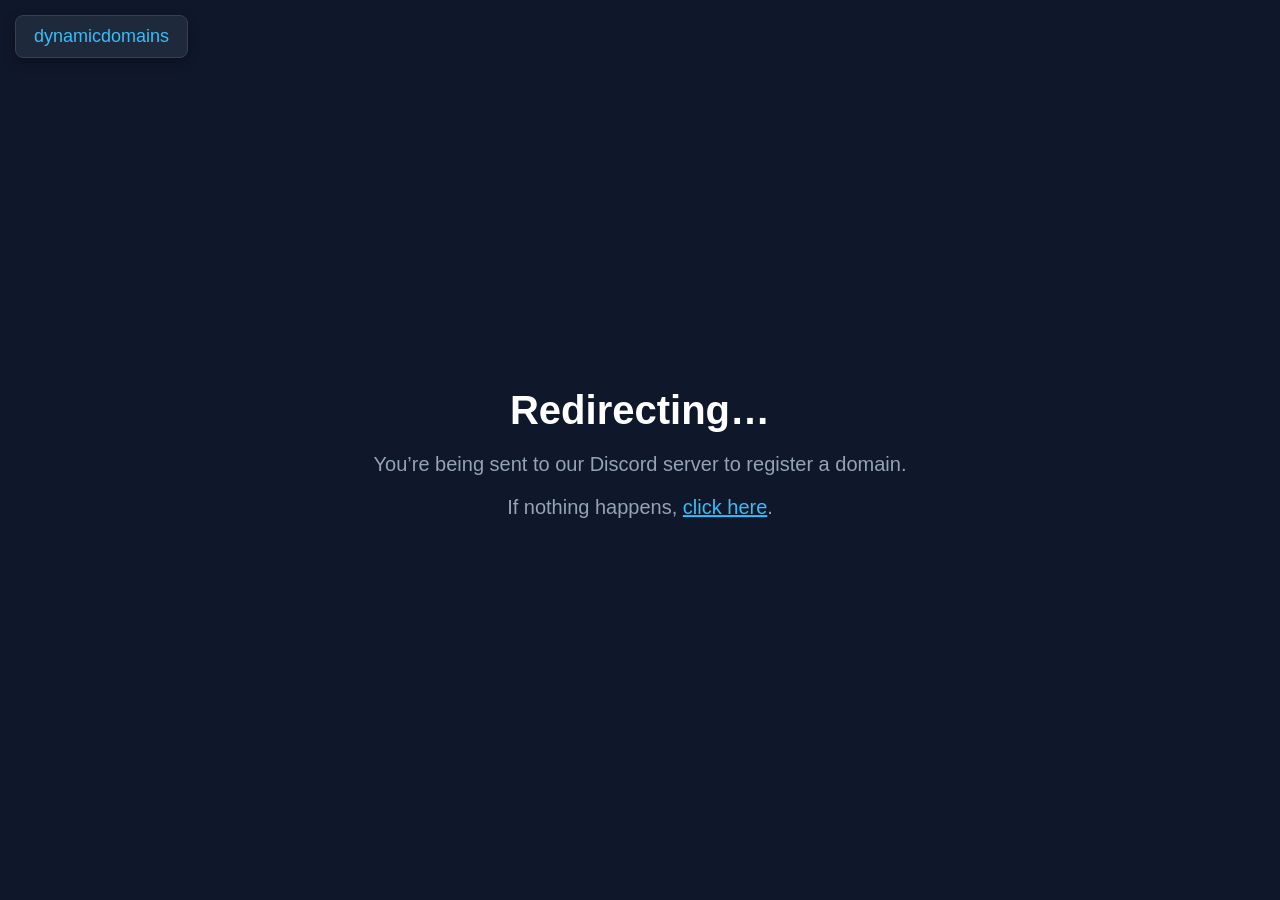
<file: dynamicdomains/registeradomain.html>
<!DOCTYPE html>
<html lang="en">
<head>
<meta charset="UTF-8">
<title>Register a Domain – Redirecting…</title>
<meta name="viewport" content="width=device-width, initial-scale=1.0">

<!-- Auto‑redirect -->
<meta http-equiv="refresh" content="2; URL=https://discord.gg/eSNGxY4u8xE">

<style>
body{
    font-family: Arial, sans-serif;
    background:#0f172a;
    color:white;
    margin:0;
    padding:0;
}

/* Domain badge */
#domainBadge{
    position:fixed;
    top:15px;
    left:15px;
    background:#1e293b;
    padding:10px 18px;
    border-radius:8px;
    font-size:18px;
    color:#38bdf8;
    border:1px solid #334155;
    box-shadow:0 4px 12px rgba(0,0,0,0.3);
}

/* Center message */
.center{
    position:absolute;
    top:50%;
    left:50%;
    transform:translate(-50%, -50%);
    text-align:center;
}

.center h1{
    font-size:40px;
    margin-bottom:10px;
}

.center p{
    font-size:20px;
    color:#94a3b8;
}
</style>
</head>

<body>

<!-- Dynamic domain badge -->
<div id="domainBadge">Loading…</div>

<!-- Centered redirect message -->
<div class="center">
    <h1>Redirecting…</h1>
    <p>You’re being sent to our Discord server to register a domain.</p>
    <p>If nothing happens, <a href="https://discord.gg/eSNGxY4u8x" style="color:#38bdf8;">click here</a>.</p>
</div>

<script>
// Extract domain from URL
const path = window.location.pathname.split("/");
const tld  = path[2];
const name = path[3];

let domain = "dynamicdomains";

if(tld && name){
    domain = name + "." + tld;
}

document.getElementById("domainBadge").innerText = domain;
</script>

</body>
</html>
</file>
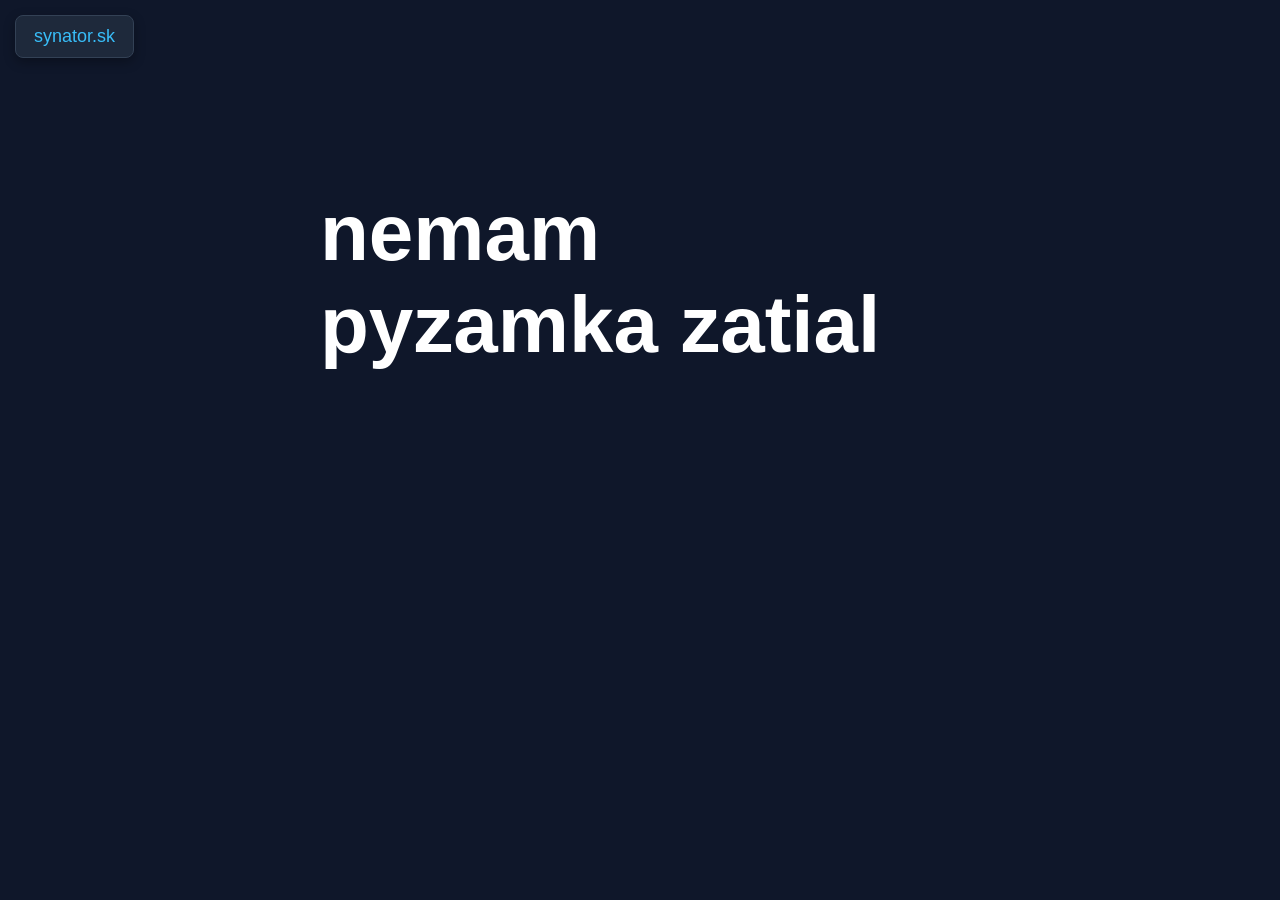
<file: dynamicdomains/sk/synator/pyzamko.html>
<!DOCTYPE html>
<html lang="en">
<head>
<meta charset="UTF-8">
<title>DynamicDomains</title>
<meta name="viewport" content="width=device-width, initial-scale=1.0">

<style>
body{
    font-family: Arial, sans-serif;
    background:#0f172a;
    color:white;
    margin:0;
    padding:0;
}

/* Domain badge (top-left) */
#domainBadge{
    position:fixed;
    top:15px;
    left:15px;
    background:#1e293b;
    padding:10px 18px;
    border-radius:8px;
    font-size:18px;
    color:#38bdf8;
    border:1px solid #334155;
    box-shadow:0 4px 12px rgba(0,0,0,0.3);
}

/* Center content */
.center{
    position:absolute;
    top:50%;
    left:50%;
    transform:translate(-50%, -50%);
    font-size:40px;
    color:white;
}
</style>
</head>

<body>

<!-- Dynamic domain badge -->
<div id="domainBadge">Loading…</div>

<!-- Center text -->
<script>
// URL example:
// username.github.io/dynamicdomains/com/example/

const path = window.location.pathname.split("/");

// Expected structure:
// [ "", "dynamicdomains", "com", "example", ... ]

const tld  = path[2];
const name = path[3];

let domain = "unknown.domain";

if(tld && name){
    domain = name + "." + tld;
}

// Update badge
document.getElementById("domainBadge").innerText = domain;
</script>

<div class="center" style="left: 50%; top: 31%"><h1>nemam pyzamka zatial</h1></div>

</body>
</html>
</file>
<file: assets/site.css>
:root{--ink:#122634;--muted:#536873;--paper:#f5f9f8;--ice:#d8eee9;--accent:#075f52;--line:#cad8d5;--mono:ui-monospace,SFMono-Regular,Consolas,monospace}*{box-sizing:border-box}html{scroll-behavior:smooth;scroll-padding-top:25px}body{margin:0;background:var(--paper);color:var(--ink);font-family:Arial,Helvetica,sans-serif;line-height:1.6}a{color:inherit;text-underline-offset:4px}a:hover{color:var(--accent)}button,a{touch-action:manipulation}a:focus-visible,button:focus-visible,summary:focus-visible{outline:3px solid #d45c35;outline-offset:5px}.wrap{max-width:1160px;margin:auto;padding:0 36px}.masthead{display:flex;justify-content:space-between;align-items:center;gap:20px;padding:25px 0;border-bottom:1px solid var(--line)}.brand{text-decoration:none;font-weight:800;letter-spacing:-.5px}.brand span{font-weight:400;color:var(--muted)}nav{display:flex;gap:24px;font-size:13px}nav a{text-decoration:none}.eyebrow{text-transform:uppercase;font:11px var(--mono);letter-spacing:2px;color:var(--accent)}.hero{position:relative;display:grid;grid-template-columns:1.1fr 1fr;gap:45px;align-items:center;padding:72px 0 65px}.hero h1{font-size:clamp(64px,9vw,110px);line-height:1;letter-spacing:-7px;margin:18px 0 24px;font-weight:800}.hero .lede{font-size:23px;line-height:1.35;max-width:420px;letter-spacing:-.5px}.hero p{max-width:440px;color:var(--muted);font-size:15px}.actions{display:flex;align-items:center;gap:22px;flex-wrap:wrap;margin-top:30px}.button{display:inline-flex;align-items:center;justify-content:center;gap:12px;padding:13px 20px;background:var(--accent);border:1px solid var(--accent);color:white;font:700 13px Arial;text-decoration:none;border-radius:3px;cursor:pointer}.button:hover{background:#03473d;color:white}.button.secondary{background:transparent;color:var(--ink);border-color:var(--line)}.button[aria-disabled=true]{background:#e3eae7;color:#63736e;border-color:#d3ddd8;cursor:default}.text-link{font-size:13px;font-weight:700}.chips{display:flex;gap:8px;flex-wrap:wrap;margin-top:30px}.chip{font:10px var(--mono);letter-spacing:1px;border:1px solid var(--line);padding:5px 9px;border-radius:2px}.art{position:relative;background:var(--ice);min-height:350px;border-radius:4px;display:grid;place-items:center;overflow:hidden;border:1px solid #bed8d1}.art:before{content:"";position:absolute;inset:0;background-image:linear-gradient(#b8d6cd55 1px,transparent 1px),linear-gradient(90deg,#b8d6cd55 1px,transparent 1px);background-size:27px 27px}.snow{width:230px;height:230px;position:relative;filter:drop-shadow(0 12px 0 #0b66541a);transform:rotate(15deg);color:#176b5b}.art-label{position:absolute;bottom:18px;left:20px;font:10px var(--mono);letter-spacing:1px}.art-top{position:absolute;top:18px;right:20px;font:10px var(--mono);color:#477969}.pulse{display:flex;align-items:center;gap:18px;border-block:1px solid var(--line);padding:15px 0;color:var(--muted);font-size:13px}.pulse svg{width:60px;height:22px;flex-shrink:0;color:var(--accent)}.pulse strong{color:var(--ink)}section{padding:58px 0;border-bottom:1px solid var(--line)}.section-head{display:flex;align-items:flex-start;justify-content:space-between;gap:25px;margin-bottom:28px}h2{font-size:32px;letter-spacing:-1.2px;line-height:1.2;margin:8px 0 10px}h3{font-size:22px;letter-spacing:-.6px;line-height:1.3;margin:15px 0 12px}p{margin:0 0 14px}.section-head p{color:var(--muted);max-width:370px;font-size:14px;padding-top:12px}.downloads{display:grid;grid-template-columns:1fr 1fr;gap:20px}.download{padding:28px;border:1px solid var(--line);border-radius:4px;background:#fff;display:flex;flex-direction:column;align-items:flex-start}.download.recommended{border-color:#80ad9b;box-shadow:inset 0 3px var(--accent)}.tag{font:10px var(--mono);letter-spacing:1px;color:var(--accent)}.download p{font-size:14px;color:var(--muted);max-width:390px}.download .path{font:12px var(--mono);background:#eef4f1;padding:8px 10px;max-width:100%;overflow-wrap:anywhere;color:var(--ink);margin:8px 0 22px}.download .button{margin-top:auto}.release-status{font:11px var(--mono);color:var(--muted);margin:12px 0 0}.source-row{display:flex;justify-content:space-between;align-items:center;gap:20px;padding:22px 0 0;font-size:13px}.source-row p{margin:0;color:var(--muted);max-width:620px}.install{display:grid;grid-template-columns:1fr 1fr;gap:65px}.steps{list-style:none;padding:0;margin:24px 0 0;counter-reset:steps}.steps li{position:relative;padding:0 0 23px 40px;counter-increment:steps;font-size:14px;color:var(--muted)}.steps li:before{content:counter(steps,decimal-leading-zero);position:absolute;left:0;top:1px;font:12px var(--mono);color:var(--accent)}.steps strong{display:block;color:var(--ink);margin-bottom:3px}.terminal{background:#101f2c;color:#c9dfdb;border-radius:4px;overflow:hidden;align-self:start}.terminal-bar{border-bottom:1px solid #2d424d;font:11px var(--mono);padding:14px 20px;color:#8caaa6}.file-list{padding:18px 22px;font:12px/1.9 var(--mono);list-style:none;margin:0}.file-list li{margin:0}.file-list .indent{padding-left:20px}.file-list .indent2{padding-left:40px}.file-list .folder{color:#68cbb4}.terminal-note{font:11px var(--mono);padding:0 22px 22px;color:#91aca7}.config{display:grid;grid-template-columns:.8fr 1.2fr;gap:65px}.config p{font-size:14px;color:var(--muted)}code{font-family:var(--mono);font-size:.88em}pre{white-space:pre-wrap;overflow-wrap:anywhere;margin:0;padding:24px;color:#c9dfdb;font:12px/1.9 var(--mono)}.code-head{display:flex;justify-content:space-between;align-items:center;gap:16px}.copy{border:1px solid #516671;background:transparent;border-radius:3px;color:#d9efea;padding:5px 10px;font:11px var(--mono);cursor:pointer}.copy:hover{background:#283c46}.faq{max-width:820px}details{border-bottom:1px solid var(--line);padding:19px 0}details:last-child{border-bottom:0}summary{font-weight:700;font-size:15px;cursor:pointer}details p{color:var(--muted);font-size:14px;padding-top:14px;margin:0;max-width:720px}.small{font-size:12px;color:var(--muted)}footer{padding:26px 0 38px;display:flex;justify-content:space-between;gap:20px;font-size:12px;color:var(--muted)}.release-note{font-size:12px;color:var(--muted);margin-top:20px}.skip{position:absolute;top:-100px;background:white;padding:12px;z-index:10}.skip:focus{top:0}@media(max-width:760px){.wrap{padding:0 22px}.masthead{padding:20px 0}nav{gap:16px}.brand span{display:none}.hero{grid-template-columns:1fr;padding:45px 0;gap:30px}.hero h1{letter-spacing:-4px}.hero .lede{font-size:22px}.art{min-height:260px}.snow{width:180px;height:180px}.downloads,.install,.config{grid-template-columns:1fr;gap:25px}.section-head{display:block}.section-head p{padding:0}.source-row{align-items:flex-start;flex-direction:column}section{padding:40px 0}.download{padding:24px}footer{flex-direction:column}.pulse{align-items:flex-start}.pulse svg{margin-top:4px}}@media(prefers-reduced-motion:reduce){html{scroll-behavior:auto}}

.masthead nav a[aria-current="page"]{color:var(--accent);font-weight:700;text-decoration:underline;text-underline-offset:6px}.home-hero{padding:85px 0 65px;max-width:890px}.home-hero h1{font-size:clamp(48px,7vw,84px);line-height:1.04;letter-spacing:-4px;margin:20px 0 25px;max-width:850px}.home-hero .intro{font-size:20px;line-height:1.55;color:var(--muted);max-width:620px}.featured{display:grid;grid-template-columns:1fr 1fr;gap:60px;align-items:center}.featured p{font-size:15px;color:var(--muted);max-width:420px}.featured h2{font-size:48px;margin-top:15px}.project-number{font:11px var(--mono);color:var(--accent)}.feature-art{min-height:305px}.feature-art .snow{width:190px;height:190px}.about-row{display:grid;grid-template-columns:1fr 1fr;gap:60px}.about-row p{color:var(--muted);font-size:15px}.page-heading{padding:65px 0 40px;border-bottom:1px solid var(--line)}.page-heading h1{font-size:clamp(46px,7vw,72px);line-height:1.1;letter-spacing:-3px;margin:15px 0 22px}.page-heading p{color:var(--muted);max-width:650px;font-size:17px}.catalog{padding-top:32px}.catalog-labels{display:flex;justify-content:space-between;color:var(--muted);font:11px var(--mono);letter-spacing:1px;margin-bottom:18px}.release-card{display:grid;grid-template-columns:210px 1fr;gap:36px;padding:28px;background:white;border:1px solid var(--line);border-radius:4px}.release-card .art{min-height:230px}.release-card .snow{width:130px;height:130px}.release-card .art-top{font-size:9px}.release-card h2{margin-top:4px}.release-card p{color:var(--muted);font-size:14px;max-width:580px}.release-card .actions{margin-top:24px}.release-card .chips{margin:12px 0 17px}.note-panel{padding:22px 26px;border-left:3px solid var(--accent);background:#eaf3ee;margin-top:28px}.note-panel h3{font-size:16px;margin:0 0 7px}.note-panel p{font-size:13px;color:var(--muted);margin:0}.resource-links{list-style:none;padding:0;margin:24px 0 0}.resource-links li{border-top:1px solid var(--line);padding:18px 0;display:flex;justify-content:space-between;align-items:center;gap:24px}.resource-links li:last-child{border-bottom:1px solid var(--line)}.resource-links a{font-size:14px;font-weight:700}.resource-links span{font:11px var(--mono);color:var(--muted)}@media(max-width:760px){.home-hero{padding:50px 0}.home-hero h1{letter-spacing:-2.5px}.home-hero .intro{font-size:18px}.featured,.about-row{grid-template-columns:1fr;gap:28px}.feature-art{min-height:240px}.release-card{grid-template-columns:1fr;padding:22px;gap:22px}.release-card .art{min-height:190px}.page-heading{padding-top:45px}.resource-links li{align-items:flex-start;flex-direction:column;gap:5px}.masthead{flex-wrap:wrap}.catalog-labels{gap:15px;font-size:10px}}
</file>
